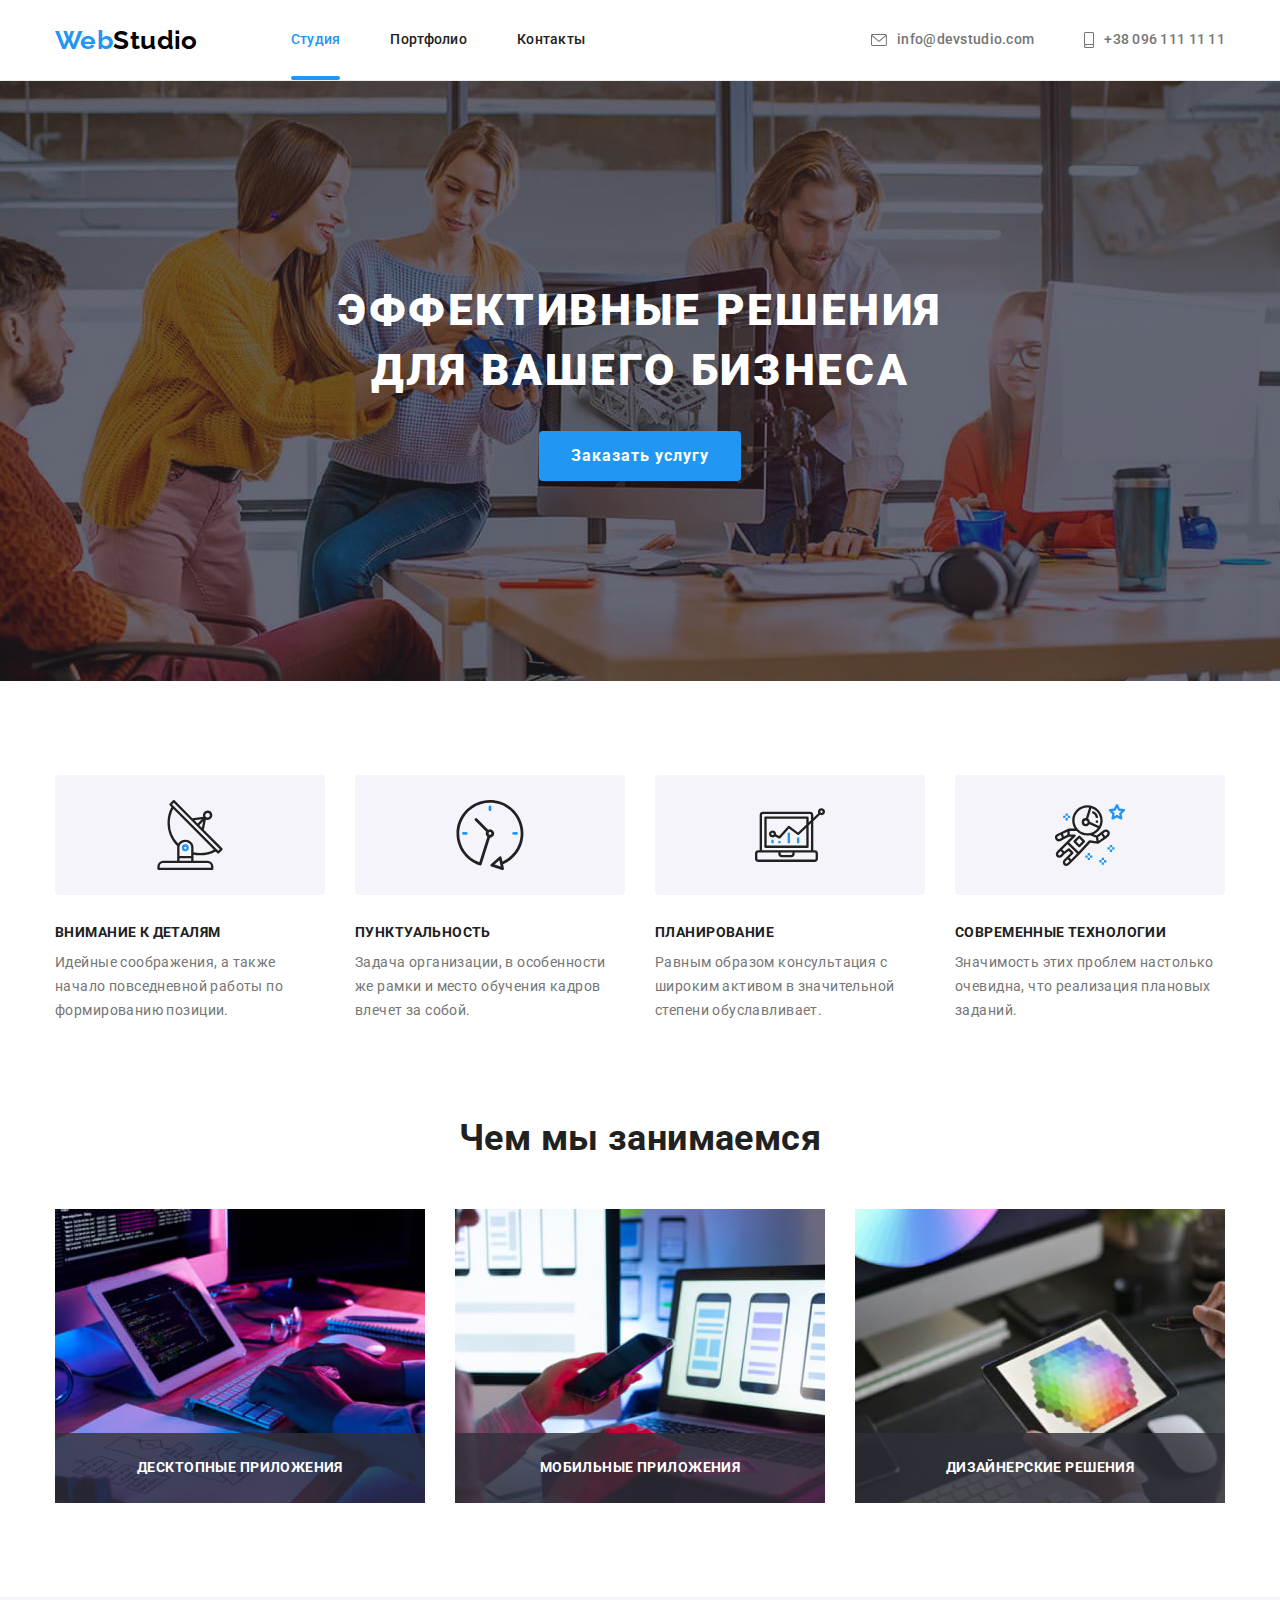
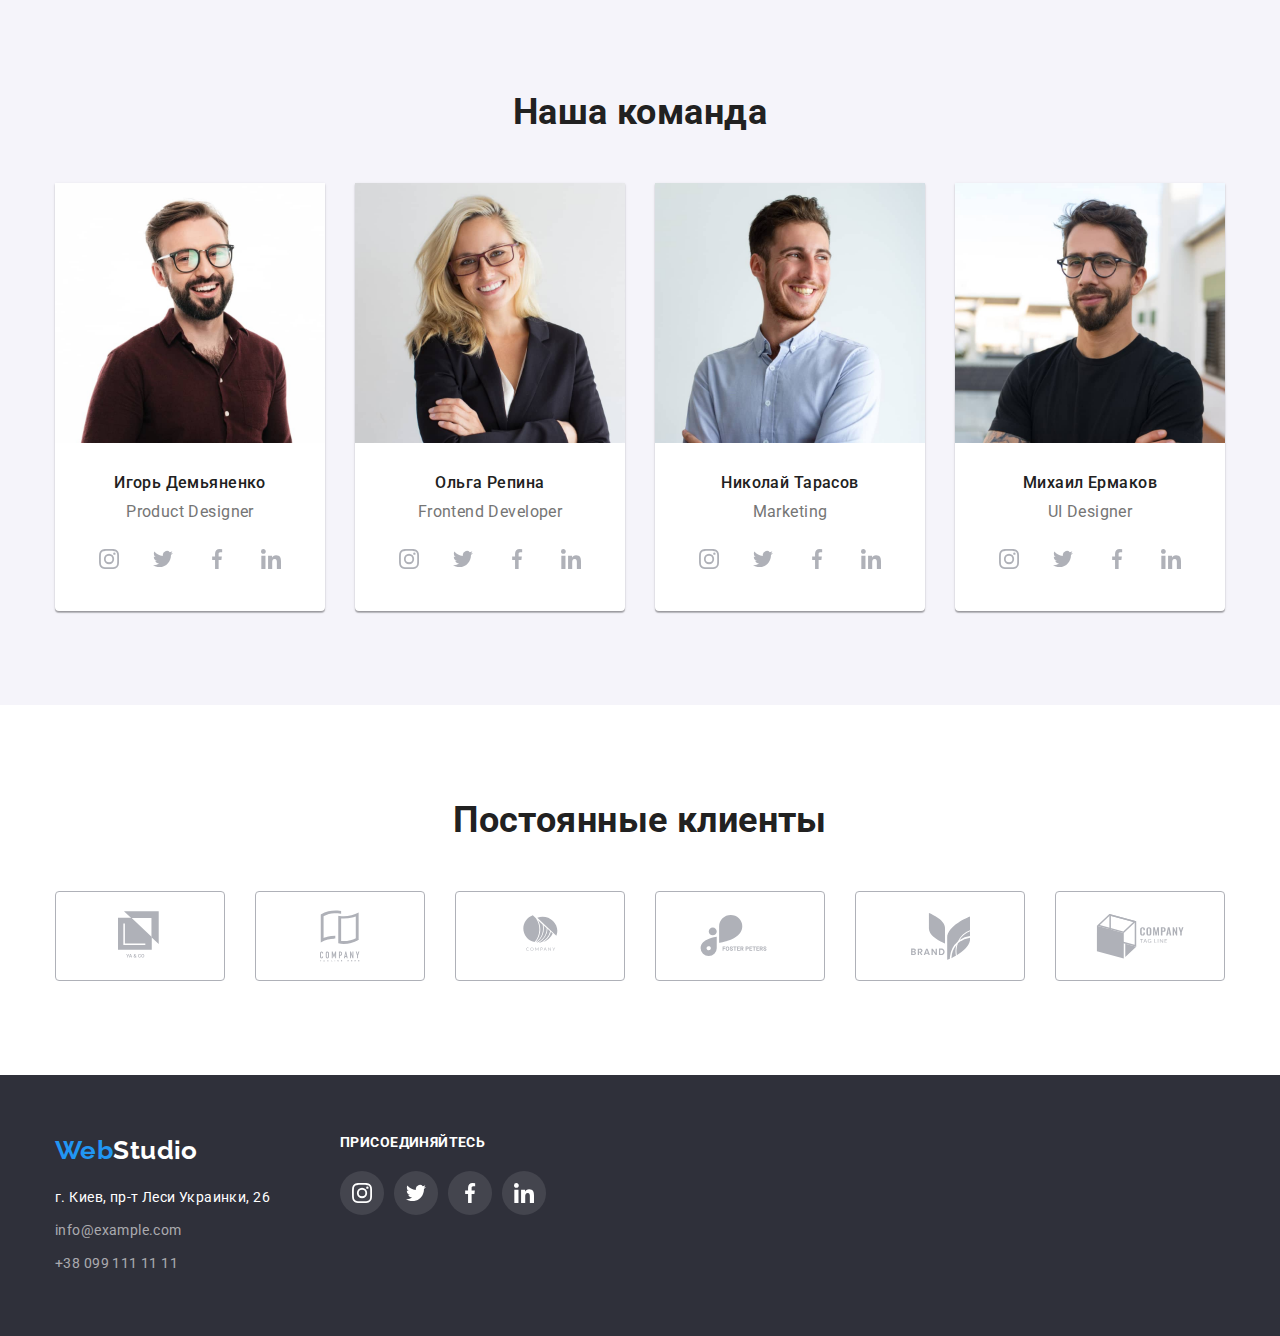
<file: index.html>
<!DOCTYPE html>
<html lang="ru">
  <head>
    <meta charset="UTF-8" />
    <meta name="viewport" content="width=device-width, initial-scale=1.0" />
    <title>Студия</title>
    <link rel="preconnect" href="https://fonts.gstatic.com" />
    <link
      href="https://fonts.googleapis.com/css2?family=Raleway:wght@700&family=Roboto:wght@400;500;700;900&display=swap"
      rel="stylesheet"
    />
    <link
      rel="stylesheet"
      href="https://cdnjs.cloudflare.com/ajax/libs/modern-normalize/1.0.0/modern-normalize.min.css"
    />
    <link rel="stylesheet" href="./css/styles.css" />
  </head>

  <body>
    <!----------------------------Шапка сайта---------------------------------------->
    <header class="section">
      <div class="container main-nav">
        <a href="/index.html" class="logo"
          >Web<span class="header">Studio</span>
        </a>

        <!--------------------------Меню навигации------------------------------------>
        <nav>
          <ul class="nav-list list">
            <li class="nav-item">
              <a href="./index.html" class="nav-link current">Студия</a>
            </li>
            <li class="nav-item">
              <a href="./portfolio.html" class="nav-link">Портфолио</a>
            </li>
            <li class="nav-item">
              <a href="" class="nav-link">Контакты</a>
            </li>
          </ul>
        </nav>

        <!------------------------------Контакты------------------------------------->
        <ul class="contacts-list list">
          <li class="contacts-item">
            <a class="contacts-link" href="mailto:info@devstudio.com">
              <svg class="contact-icon" width="16" height="12">
                <use href="./images/icons.svg#icon-envelope"></use>
              </svg>
              info@devstudio.com
            </a>
          </li>

          <li class="contacts-item">
            <a class="contacts-link" href="tel:+380961111111">
              <svg class="contact-icon" width="10" height="16">
                <use href="./images/icons.svg#icon-smartphone"></use>
              </svg>
              +38 096 111 11 11
            </a>
          </li>
        </ul>
      </div>
    </header>

    <main>
      <!-------------------------------Герой--------------------------------------->
      <section class="hero section">
        <h1 class="hero-title">Эффективные решения<br />для вашего бизнеса</h1>
        <button class="button primary" type="button" data-modal-open>
          Заказать услугу
        </button>
      </section>

      <!------------------------Особенности компании------------------------------->
      <section class="feature section">
        <div class="container">
          <h2 class="visually-hidden">Особенности компании</h2>

          <ul class="feature-list section-list list">
            <li class="feature-item">
              <div class="feature-icon-wrapper">
                <svg class="feature-icon">
                  <use href="./images/icons.svg#icon-antenna"></use>
                </svg>
              </div>

              <h3 class="feature-title section-subtitle">Внимание к деталям</h3>

              <p class="section-text">
                Идейные соображения, а также начало повседневной работы по
                формированию позиции.
              </p>
            </li>

            <li class="feature-item">
              <div class="feature-icon-wrapper">
                <svg class="feature-icon">
                  <use href="./images/icons.svg#icon-clock"></use>
                </svg>
              </div>

              <h3 class="feature-title section-subtitle">Пунктуальность</h3>

              <p class="section-text">
                Задача организации, в особенности же рамки и место обучения
                кадров влечет за собой.
              </p>
            </li>

            <li class="feature-item">
              <div class="feature-icon-wrapper">
                <svg class="feature-icon">
                  <use href="./images/icons.svg#icon-diagram"></use>
                </svg>
              </div>

              <h3 class="feature-title section-subtitle">Планирование</h3>

              <p class="section-text">
                Равным образом консультация с широким активом в значительной
                степени обуславливает.
              </p>
            </li>

            <li class="feature-item">
              <div class="feature-icon-wrapper">
                <svg class="feature-icon">
                  <use href="./images/icons.svg#icon-astronaut"></use>
                </svg>
              </div>

              <h3 class="feature-title section-subtitle">
                Современные технологии
              </h3>

              <p class="section-text">
                Значимость этих проблем настолько очевидна, что реализация
                плановых заданий.
              </p>
            </li>
          </ul>
        </div>
      </section>

      <!----------------------------Виды услуг------------------------------------->
      <section class="service section">
        <div class="container">
          <h2 class="section-title">Чем мы занимаемся</h2>

          <ul class="service-list section-list list">
            <li class="service-item">
              <img
                src="./images/img1.jpg"
                alt="человек занимается веб разработкой"
                width="370"
              />
              <div class="service-label">
                <p class="service-text section-text">Десктопные приложения</p>
              </div>
            </li>
            <li class="service-item">
              <img
                src="./images/img2.jpg"
                alt="человек занимается разработкой мобильных приложений"
                width="370"
              />
              <div class="service-label">
                <p class="service-text section-text">Мобильные приложения</p>
              </div>
            </li>
            <li class="service-item">
              <img
                src="./images/img3.jpg"
                alt="человек занимается созданием дизайнов"
                width="370"
              />
              <div class="service-label">
                <p class="service-text section-text">Дизайнерские решения</p>
              </div>
            </li>
          </ul>
        </div>
      </section>

      <!----------------------------Наша команда------------------------------------>
      <section class="team section">
        <div class="container team">
          <h2 class="section-title">Наша команда</h2>

          <ul class="team-list section-list list">
            <li class="team-item">
              <img
                src="./images/team1.jpg"
                alt="молодой мужчина в коричневой рубашке и очках"
                width="270"
                class="photo"
              />
              <h3 class="team-mem-title section-subtitle">Игорь Демьяненко</h3>
              <p class="team-text section-text" lang="en">Product Designer</p>
              <ul class="social-list list">
                <li class="social-item">
                  <a href="" class="social-link">
                    <svg class="social-icon">
                      <use href="./images/icons.svg#icon-instagram"></use>
                    </svg>
                  </a>
                </li>

                <li class="social-item">
                  <a href="" class="social-link">
                    <svg class="social-icon">
                      <use href="./images/icons.svg#icon-twitter"></use>
                    </svg>
                  </a>
                </li>

                <li class="social-item">
                  <a href="" class="social-link">
                    <svg class="social-icon">
                      <use href="./images/icons.svg#icon-facebook"></use>
                    </svg>
                  </a>
                </li>

                <li class="social-item">
                  <a href="" class="social-link">
                    <svg class="social-icon">
                      <use href="./images/icons.svg#icon-linkedin"></use>
                    </svg>
                  </a>
                </li>
              </ul>
            </li>

            <li class="team-item">
              <img
                src="./images/team2.jpg"
                alt="молодая девушка со светлыми волосами в очках"
                width="270"
                class="photo"
              />
              <h3 class="team-mem-title section-subtitle">Ольга Репина</h3>
              <p class="team-text section-text" lang="en">Frontend Developer</p>
              <ul class="social-list list">
                <li class="social-item">
                  <a href="" class="social-link">
                    <svg class="social-icon">
                      <use href="./images/icons.svg#icon-instagram"></use>
                    </svg>
                  </a>
                </li>

                <li class="social-item">
                  <a href="" class="social-link">
                    <svg class="social-icon">
                      <use href="./images/icons.svg#icon-twitter"></use>
                    </svg>
                  </a>
                </li>

                <li class="social-item">
                  <a href="" class="social-link">
                    <svg class="social-icon">
                      <use href="./images/icons.svg#icon-facebook"></use>
                    </svg>
                  </a>
                </li>

                <li class="social-item">
                  <a href="" class="social-link">
                    <svg class="social-icon">
                      <use href="./images/icons.svg#icon-linkedin"></use>
                    </svg>
                  </a>
                </li>
              </ul>
            </li>

            <li class="team-item">
              <img
                src="./images/team3.jpg"
                alt="молодой мужчина в светлой рубашке"
                width="270"
                class="photo"
              />
              <h3 class="team-mem-title section-subtitle">Николай Тарасов</h3>
              <p class="team-text section-text" lang="en">Marketing</p>
              <ul class="social-list list">
                <li class="social-item">
                  <a href="" class="social-link">
                    <svg class="social-icon">
                      <use href="./images/icons.svg#icon-instagram"></use>
                    </svg>
                  </a>
                </li>

                <li class="social-item">
                  <a href="" class="social-link">
                    <svg class="social-icon">
                      <use href="./images/icons.svg#icon-twitter"></use>
                    </svg>
                  </a>
                </li>

                <li class="social-item">
                  <a href="" class="social-link">
                    <svg class="social-icon">
                      <use href="./images/icons.svg#icon-facebook"></use>
                    </svg>
                  </a>
                </li>

                <li class="social-item">
                  <a href="" class="social-link">
                    <svg class="social-icon">
                      <use href="./images/icons.svg#icon-linkedin"></use>
                    </svg>
                  </a>
                </li>
              </ul>
            </li>

            <li class="team-item">
              <img
                src="./images/team4.jpg"
                alt="молодой мужчина в черной футболке и очках"
                width="270"
                class="photo"
              />
              <h3 class="team-mem-title section-subtitle">Михаил Ермаков</h3>
              <p class="team-text section-text" lang="en">UI Designer</p>
              <ul class="social-list list">
                <li class="social-item">
                  <a href="" class="social-link">
                    <svg class="social-icon">
                      <use href="./images/icons.svg#icon-instagram"></use>
                    </svg>
                  </a>
                </li>

                <li class="social-item">
                  <a href="" class="social-link">
                    <svg class="social-icon">
                      <use href="./images/icons.svg#icon-twitter"></use>
                    </svg>
                  </a>
                </li>

                <li class="social-item">
                  <a href="" class="social-link">
                    <svg class="social-icon">
                      <use href="./images/icons.svg#icon-facebook"></use>
                    </svg>
                  </a>
                </li>

                <li class="social-item">
                  <a href="" class="social-link">
                    <svg class="social-icon">
                      <use href="./images/icons.svg#icon-linkedin"></use>
                    </svg>
                  </a>
                </li>
              </ul>
            </li>
          </ul>
        </div>
      </section>

      <!------------------------------Постоянные клиенты------------------------------>
      <section class="clients section">
        <div class="container">
          <h2 class="clients-title section-title">Постоянные клиенты</h2>

          <ul class="clients-list section-list list">
            <li class="clients-item">
              <a href="" class="client-link">
                <svg class="client-icon" width="45" height="50">
                  <use href="./images/icons.svg#icon-logo-1"></use>
                </svg>
              </a>
            </li>

            <li class="clients-item">
              <a href="" class="client-link">
                <svg class="client-icon" width="40" height="52">
                  <use href="./images/icons.svg#icon-logo-2"></use>
                </svg>
              </a>
            </li>

            <li class="clients-item">
              <a href="" class="client-link">
                <svg class="client-icon" width="41" height="43">
                  <use href="./images/icons.svg#icon-logo-3"></use>
                </svg>
              </a>
            </li>

            <li class="clients-item">
              <a href="" class="client-link">
                <svg class="client-icon" width="80" height="42">
                  <use href="./images/icons.svg#icon-logo-4"></use>
                </svg>
              </a>
            </li>

            <li class="clients-item">
              <a href="" class="client-link">
                <svg class="client-icon" width="59" height="47">
                  <use href="./images/icons.svg#icon-logo-5"></use>
                </svg>
              </a>
            </li>

            <li class="clients-item">
              <a href="" class="client-link">
                <svg class="client-icon" width="89" height="45">
                  <use href="./images/icons.svg#icon-logo-6"></use>
                </svg>
              </a>
            </li>
          </ul>
        </div>
      </section>
    </main>

    <!----------------------------Подвал сайта-------------------------------------->
    <footer class="section footer">
      <div class="container footer">
        <div class="adress-footer-wrapper">
          <a href="/index.html" class="logo footer"
            >Web<span class="footer">Studio</span>
          </a>

          <address>
            <span class="address">г. Киев, пр-т Леси Украинки, 26<br /></span>

            <ul class="contacts-list footer list">
              <li class="contacts-item footer">
                <a class="contacts-link footer" href="mailto:info@example.com"
                  >info@example.com</a
                >
              </li>
              <li class="contacts-item footer">
                <a class="contacts-link footer" href="tel:+380991111111"
                  >+38 099 111 11 11</a
                >
              </li>
            </ul>
          </address>
        </div>

        <div class="social-footer-wrapper">
          <p class="section-text footer">присоединяйтесь</p>

          <ul class="social-list footer list">
            <li class="social-item footer">
              <a href="" class="social-link footer">
                <svg class="social-icon footer">
                  <use href="./images/icons.svg#icon-instagram-f"></use>
                </svg>
              </a>
            </li>

            <li class="social-item footer">
              <a href="" class="social-link footer">
                <svg class="social-icon footer">
                  <use href="./images/icons.svg#icon-twitter-f"></use>
                </svg>
              </a>
            </li>

            <li class="social-item footer">
              <a href="" class="social-link footer">
                <svg class="social-icon footer">
                  <use href="./images/icons.svg#icon-facebook-f"></use>
                </svg>
              </a>
            </li>

            <li class="social-item footer">
              <a href="" class="social-link footer">
                <svg class="social-icon footer">
                  <use href="./images/icons.svg#icon-linkedin-f"></use>
                </svg>
              </a>
            </li>
          </ul>
        </div>
      </div>
    </footer>

    <!----------------------------Модальное окно------------------------------------>
    <div class="backdrop is-hidden" data-modal>
      <div class="modal">
        <button class="button-close" type="button" data-modal-close>
          <svg class="close-icon" height="11" width="11">
            <use href="./images/icons.svg#icon-close-icon"></use>
          </svg>
        </button>
      </div>
    </div>

    <script src="./js/modal.js"></script>
  </body>
</html>
</file>
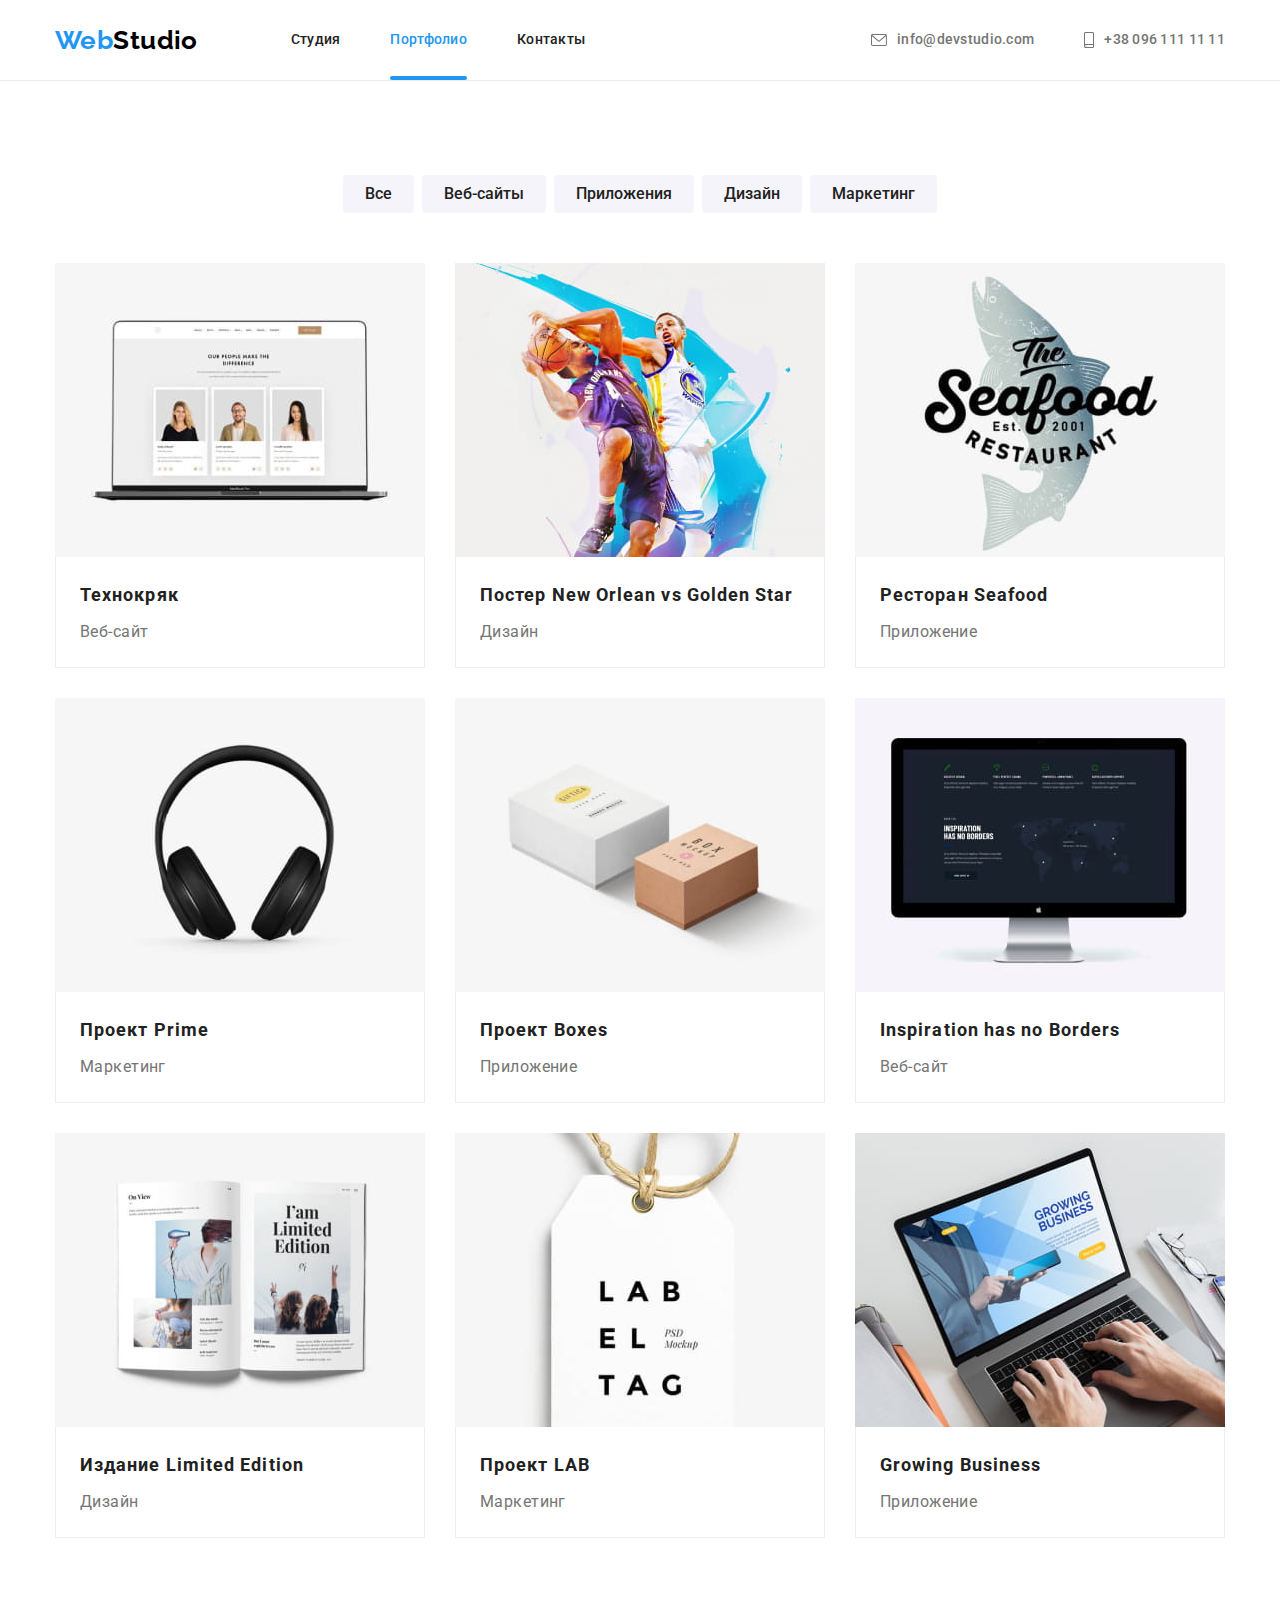
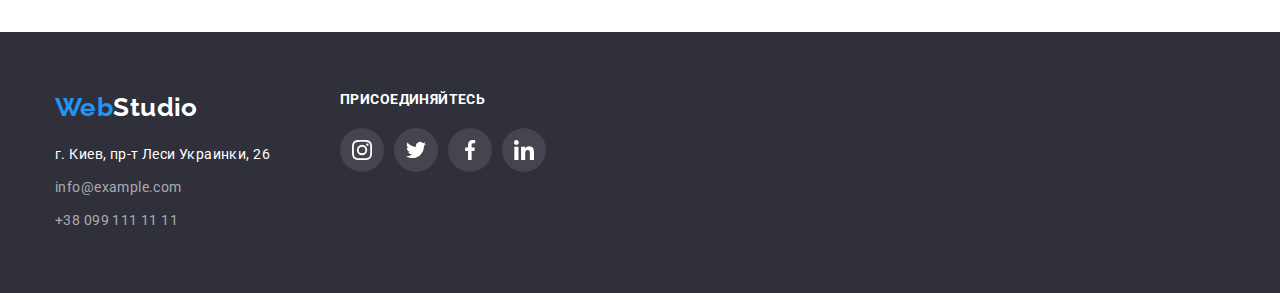
<file: portfolio.html>
<!DOCTYPE html>
<html lang="ru">
  <head>
    <meta charset="UTF-8" />
    <meta name="viewport" content="width=device-width, initial-scale=1.0" />
    <title>Портфолио</title>
    <link rel="preconnect" href="https://fonts.gstatic.com" />
    <link
      href="https://fonts.googleapis.com/css2?family=Raleway:wght@700&family=Roboto:wght@400;500;700;900&display=swap"
      rel="stylesheet"
    />
    <link
      rel="stylesheet"
      href="https://cdnjs.cloudflare.com/ajax/libs/modern-normalize/1.0.0/modern-normalize.min.css"
    />
    <link rel="stylesheet" href="./css/styles.css" />
  </head>

  <body>
    <!-----------------------------Шапка сайта-------------------------------------->
    <header>
      <div class="container main-nav">
        <a href="/index.html" class="logo"
          >Web<span class="header">Studio</span>
        </a>

        <!--------------------------Меню навигации------------------------------------>
        <nav>
          <ul class="nav-list list">
            <li class="nav-item">
              <a class="nav-link" href="./index.html">Студия</a>
            </li>
            <li class="nav-item">
              <a class="nav-link current" href="./portfolio.html">Портфолио</a>
            </li>
            <li class="nav-item">
              <a class="nav-link" href="">Контакты</a>
            </li>
          </ul>
        </nav>

        <!------------------------------Контакты------------------------------------->
        <ul class="contacts-list list">
          <li class="contacts-item">
            <a class="contacts-link" href="mailto:info@devstudio.com">
              <svg class="contact-icon" width="16" height="12">
                <use href="./images/icons.svg#icon-envelope"></use>
              </svg>
              info@devstudio.com
            </a>
          </li>

          <li class="contacts-item">
            <a class="contacts-link" href="tel:+380961111111">
              <svg class="contact-icon" width="10" height="16">
                <use href="./images/icons.svg#icon-smartphone"></use>
              </svg>
              +38 096 111 11 11
            </a>
          </li>
        </ul>
      </div>
    </header>

    <main>
      <!---------------------------Секция портфолио-------------------------------->
      <h1 class="visually-hidden">Портфолио</h1>

      <section class="project section">
        <div class="container">
          <!-- Фильтры -->
          <ul class="filters-list list">
            <li class="filter-items">
              <button class="button" type="button">Все</button>
            </li>
            <li class="filter-items">
              <button class="button" type="button">Веб-сайты</button>
            </li>
            <li class="filter-items">
              <button class="button" type="button">Приложения</button>
            </li>
            <li class="filter-items">
              <button class="button" type="button">Дизайн</button>
            </li>
            <li class="filter-items">
              <button class="button" type="button">Маркетинг</button>
            </li>
          </ul>

          <!-- Проекты -->
          <h2 hidden>Проекты</h2>
          <ul class="project-list section-list list">
            <li class="project-item">
              <a class="project-link" href="#">
                <div class="project-photo">
                  <img
                    src="./images/project1.jpg"
                    alt="Ноутбук, на котором открыт веб-сайт"
                    width="370"
                  />
                  <div class="overlay">
                    <p class="text section-text">
                      Технокряк это современная площадка распространения
                      коронавируса. Компании используют эту платформу для
                      цифрового шпионажа и атак на защищённые сервера
                      конкурентов.
                    </p>
                  </div>
                </div>
                <div class="project-description">
                  <h3 class="project-title section-subtitle">Технокряк</h3>
                  <p class="project-text section-text">Веб-сайт</p>
                </div>
              </a>
            </li>

            <li class="project-item">
              <a class="project-link" href="#">
                <div class="project-photo">
                  <img
                    src="./images/project2.jpg"
                    alt="Игроки двух баскетбольных команд"
                    width="370"
                  />
                  <div class="overlay">
                    <p class="text section-text">
                      Технокряк это современная площадка распространения
                      коронавируса. Компании используют эту платформу для
                      цифрового шпионажа и атак на защищённые сервера
                      конкурентов.
                    </p>
                  </div>
                </div>
                <div class="project-description">
                  <h3 class="project-title section-subtitle">
                    Постер <span lang="en">New Orlean vs Golden Star</span>
                  </h3>
                  <p class="project-text section-text">Дизайн</p>
                </div>
              </a>
            </li>

            <li class="project-item">
              <a class="project-link" href="#">
                <div class="project-photo">
                  <img
                    src="./images/project3.jpg"
                    alt="Логотип ресторана, в виде рыбы"
                    width="370"
                  />
                  <div class="overlay">
                    <p class="text section-text">
                      Технокряк это современная площадка распространения
                      коронавируса. Компании используют эту платформу для
                      цифрового шпионажа и атак на защищённые сервера
                      конкурентов.
                    </p>
                  </div>
                </div>
                <div class="project-description">
                  <h3 class="project-title section-subtitle">
                    Ресторан <span lang="en">Seafood</span>
                  </h3>
                  <p class="project-text section-text">Приложение</p>
                </div>
              </a>
            </li>

            <li class="project-item">
              <a class="project-link" href="#">
                <div class="project-photo">
                  <img
                    src="./images/project4.jpg"
                    alt="Большие наушники черного цвета"
                    width="370"
                  />
                  <div class="overlay">
                    <p class="text section-text">
                      Технокряк это современная площадка распространения
                      коронавируса. Компании используют эту платформу для
                      цифрового шпионажа и атак на защищённые сервера
                      конкурентов.
                    </p>
                  </div>
                </div>
                <div class="project-description">
                  <h3 class="project-title section-subtitle">
                    Проект <span lang="en">Prime</span>
                  </h3>
                  <p class="project-text section-text">Маркетинг</p>
                </div>
              </a>
            </li>

            <li class="project-item">
              <a class="project-link" href="#">
                <div class="project-photo">
                  <img
                    src="./images/project5.jpg"
                    alt="Две коробки. Белая и бежевая."
                    width="370"
                  />
                  <div class="overlay">
                    <p class="text section-text">
                      Технокряк это современная площадка распространения
                      коронавируса. Компании используют эту платформу для
                      цифрового шпионажа и атак на защищённые сервера
                      конкурентов.
                    </p>
                  </div>
                </div>
                <div class="project-description">
                  <h3 class="project-title section-subtitle">
                    Проект <span lang="en">Boxes</span>
                  </h3>
                  <p class="project-text section-text">Приложение</p>
                </div>
              </a>
            </li>

            <li class="project-item">
              <a class="project-link" href="#">
                <div class="project-photo">
                  <img
                    src="./images/project6.jpg"
                    alt="Монитор, на котором открыт веб-сайт"
                    width="370"
                  />
                  <div class="overlay">
                    <p class="text section-text">
                      Технокряк это современная площадка распространения
                      коронавируса. Компании используют эту платформу для
                      цифрового шпионажа и атак на защищённые сервера
                      конкурентов.
                    </p>
                  </div>
                </div>
                <div class="project-description">
                  <h3 class="project-title section-subtitle" lang="en">
                    Inspiration has no Borders
                  </h3>
                  <p class="project-text section-text">Веб-сайт</p>
                </div>
              </a>
            </li>

            <li class="project-item">
              <a class="project-link" href="#">
                <div class="project-photo">
                  <img
                    src="./images/project7.jpg"
                    alt="Разворот журнала со статьями и красочными картинками"
                    width="370"
                  />
                  <div class="overlay">
                    <p class="text section-text">
                      Технокряк это современная площадка распространения
                      коронавируса. Компании используют эту платформу для
                      цифрового шпионажа и атак на защищённые сервера
                      конкурентов.
                    </p>
                  </div>
                </div>
                <div class="project-description">
                  <h3 class="project-title section-subtitle">
                    Издание <span lang="en">Limited Edition</span>
                  </h3>
                  <p class="project-text section-text">Дизайн</p>
                </div>
              </a>
            </li>

            <li class="project-item">
              <a class="project-link" href="#">
                <div class="project-photo">
                  <img
                    src="./images/project8.jpg"
                    alt="Ярлык с надписью Label Tag"
                    width="370"
                  />
                  <div class="overlay">
                    <p class="text section-text">
                      Технокряк это современная площадка распространения
                      коронавируса. Компании используют эту платформу для
                      цифрового шпионажа и атак на защищённые сервера
                      конкурентов.
                    </p>
                  </div>
                </div>
                <div class="project-description">
                  <h3 class="project-title section-subtitle">
                    Проект <span lang="en">LAB</span>
                  </h3>
                  <p class="project-text section-text">Маркетинг</p>
                </div>
              </a>
            </li>

            <li class="project-item">
              <a class="project-link" href="#">
                <div class="project-photo">
                  <img
                    src="./images/project9.jpg"
                    alt="Человек печатает на клавиатуре ноутбука"
                    width="370"
                  />
                  <div class="overlay">
                    <p class="text section-text">
                      Технокряк это современная площадка распространения
                      коронавируса. Компании используют эту платформу для
                      цифрового шпионажа и атак на защищённые сервера
                      конкурентов.
                    </p>
                  </div>
                </div>
                <div class="project-description">
                  <h3 class="project-title section-subtitle" lang="en">
                    Growing Business
                  </h3>
                  <p class="project-text section-text">Приложение</p>
                </div>
              </a>
            </li>
          </ul>
        </div>
      </section>
    </main>

    <!----------------------------Подвал сайта-------------------------------------->
    <footer class="section footer">
      <div class="container footer">
        <div class="adress-footer-wrapper">
          <a href="/index.html" class="logo footer"
            >Web<span class="footer">Studio</span>
          </a>

          <address>
            <span class="address">г. Киев, пр-т Леси Украинки, 26<br /></span>

            <ul class="contacts-list footer list">
              <li class="contacts-item footer">
                <a class="contacts-link footer" href="mailto:info@example.com"
                  >info@example.com</a
                >
              </li>
              <li class="contacts-item footer">
                <a class="contacts-link footer" href="tel:+380991111111"
                  >+38 099 111 11 11</a
                >
              </li>
            </ul>
          </address>
        </div>

        <div class="social-footer-wrapper">
          <p class="section-text footer">присоединяйтесь</p>

          <ul class="social-list footer list">
            <li class="social-item footer">
              <a href="" class="social-link footer">
                <svg class="social-icon footer">
                  <use href="./images/icons.svg#icon-instagram-f"></use>
                </svg>
              </a>
            </li>

            <li class="social-item footer">
              <a href="" class="social-link footer">
                <svg class="social-icon footer">
                  <use href="./images/icons.svg#icon-twitter-f"></use>
                </svg>
              </a>
            </li>

            <li class="social-item footer">
              <a href="" class="social-link footer">
                <svg class="social-icon footer">
                  <use href="./images/icons.svg#icon-facebook-f"></use>
                </svg>
              </a>
            </li>

            <li class="social-item footer">
              <a href="" class="social-link footer">
                <svg class="social-icon footer">
                  <use href="./images/icons.svg#icon-linkedin-f"></use>
                </svg>
              </a>
            </li>
          </ul>
        </div>
      </div>
    </footer>
  </body>
</html>
</file>
<file: css/styles.css>
/*----------------Основные стили-----------------*/
:root {
  --primary-text-color: #757575;
  --title-text-color: #212121;
  --accent-color: #2196f3;
  --primary-bcg-color: #ffffff;
  --secondary-bcg-color: #f5f4fa;
  --footer-bcg-color: #2f303a;
  --secondary-logo-color: #000000;
  --hero-bcg-color: #c4c4c4;
  --white-color: #ffffff;
  --icon-color: #afb1b8;
  --project-overlay-background: rgba(33, 150, 243, 0.9);
  --primary-duration: 250ms;
  --timing-function: cubic-bezier(0.4, 0, 0.2, 1);
}

body {
  background-color: var(--primary-bcg-color);
  color: var(--primary-text-color);

  font-family: Roboto, sans-serif;
  font-size: 14px;
  line-height: 1.71;
  letter-spacing: 0.03em;
}

header {
  border-bottom: 1px solid #ececec;
}

img {
  display: block;
  max-width: 100%;
  height: auto;
}

a:active,
a:focus {
  outline: none;
}

button:active,
button:focus {
  outline: none;
}

.list {
  padding: 0;
  margin: 0;
  list-style: none;
}

.container {
  width: 1200px;
  padding: 0 15px;
  margin-left: auto;
  margin-right: auto;
}

.visually-hidden {
  position: absolute;
  clip: rect(0 0 0 0);
  width: 1px;
  height: 1px;
  margin: -1px;
}

/*------------------Шапка сайта----------------*/

.logo {
  color: var(--accent-color);

  font-family: Raleway, sans-serif;
  font-weight: 700;
  font-size: 26px;
  line-height: 1.19;
  text-decoration: none;
}

.logo .header {
  color: var(--secondary-logo-color);

  padding-top: 32px;
  padding-bottom: 32px;
}

/* Меню навигации */
.container.main-nav {
  display: flex;
  align-items: center;
}

.nav-list {
  display: flex;
  margin-left: 93px;
}

.nav-item:not(:first-child) {
  margin-left: 50px;
}

.nav-link {
  position: relative;
  display: block;
  padding-top: 32px;
  padding-bottom: 32px;

  color: var(--title-text-color);

  font-weight: 500;
  line-height: 1.14;
  letter-spacing: 0.02em;
  text-decoration: none;

  transition: color var(--primary-duration) var(--timing-function);
}

.nav-link:hover,
.nav-link:focus {
  color: var(--accent-color);
}

.nav-link.current {
  color: var(--accent-color);
}

.nav-link::after {
  content: '';

  position: absolute;
  bottom: 0;
  left: 0;
  display: inline-block;
  width: 100%;
  height: 4px;

  background-color: var(--accent-color);

  border-radius: 2px;

  transform: scaleX(0);
  transition: transform var(--primary-duration) var(--timing-function);
}

.current.nav-link::after,
.nav-link:focus::after,
.nav-link:hover::after {
  transform: scaleX(1);
}

/* Контакты */
.contacts-list {
  display: flex;
  margin-left: auto;
}

.contacts-item:nth-child(2) {
  margin-left: 50px;
}

.contacts-link {
  display: flex;
  align-items: center;
  padding-top: 32px;
  padding-bottom: 32px;

  color: var(--primary-text-color);

  font-style: normal;
  font-weight: 500;
  line-height: 1.14;
  letter-spacing: 0.02em;
  text-decoration: none;

  transition: color var(--primary-duration) var(--timing-function);
}

.contacts-link:hover,
.contacts-link:focus {
  color: var(--accent-color);
}

.contact-icon {
  margin-right: 10px;

  fill: currentColor;
}

/*------------Стили основного контента------------*/
.hero {
  padding: 200px 0;
  max-width: 1600px;
  height: 600px;
  margin-left: auto;
  margin-right: auto;

  background-color: var(--hero-bcg-color);
  background-image: linear-gradient(
      to right,
      rgba(47, 48, 58, 0.4),
      rgba(47, 48, 58, 0.4)
    ),
    url(../images/hero.jpg);
  background-repeat: no-repeat;
  background-position: center;
  background-size: cover;
  text-align: center;
}

.hero-title {
  margin-top: 0;
  margin-bottom: 30px;

  color: var(--white-color);

  font-weight: 900;
  font-size: 44px;
  line-height: 1.36;
  letter-spacing: 0.06em;
  text-transform: uppercase;
}

.button {
  cursor: pointer;

  display: inline-block;
  border-radius: 4px;
  border-width: 0;
  padding: 6px 22px;

  color: var(--title-text-color);
  background-color: var(--secondary-bcg-color);

  font-family: inherit;
  font-weight: 500;
  font-size: 16px;
  line-height: 1.63;
  text-align: center;

  transition: color var(--primary-duration) var(--timing-function),
    background-color var(--primary-duration) var(--timing-function),
    box-shadow var(--primary-duration) var(--timing-function);
}

.button:hover,
.button:focus {
  color: var(--white-color);
  background-color: var(--accent-color);
  box-shadow: 0px 3px 1px rgba(0, 0, 0, 0.1), 0px 1px 2px rgba(0, 0, 0, 0.08),
    0px 2px 2px rgba(0, 0, 0, 0.12);
}

.button.primary {
  padding: 10px 32px;

  color: var(--white-color);
  background-color: var(--accent-color);

  font-weight: 700;
  line-height: 1.88;
  align-items: center;
  letter-spacing: 0.06em;
}

.section-title {
  margin-top: 0;
  margin-bottom: 50px;

  color: var(--title-text-color);

  font-weight: 700;
  font-size: 36px;
  line-height: 1.17;
  text-align: center;
}

.section-list {
  display: flex;
}

.section-subtitle {
  margin-top: 0;
  margin-bottom: 10px;

  color: var(--title-text-color);

  font-weight: 700;
}

.section-text {
  margin-top: 0;
  margin-bottom: 0;
}

.feature {
  padding: 94px 0;
}

.feature-item {
  display: inline-flex;
  flex-direction: column;

  width: 270px;
}

.feature-item:not(:first-child) {
  margin-left: 30px;
}

.feature-icon-wrapper {
  display: flex;
  justify-content: center;
  align-items: center;

  height: 120px;

  background-color: var(--secondary-bcg-color);
  margin-bottom: 30px;
  border-radius: 4px;
}

.feature-icon {
  height: 70px;
  width: 70px;
}

.feature-title {
  font-size: 14px;
  line-height: 1.14;
  text-transform: uppercase;
}

.service {
  padding-bottom: 94px;
}

.service-list {
  justify-content: space-between;
}

.service-item {
  position: relative;
}

.service-label {
  position: absolute;
  left: 0;
  bottom: 0;

  display: flex;
  justify-content: center;
  align-items: center;

  width: 100%;
  height: 70px;
  background-color: rgba(47, 48, 58, 0.8);
}

.service-text {
  color: var(--white-color);

  font-weight: 700;
  line-height: 1.14;
  text-align: center;
  text-transform: uppercase;
}

.team.section {
  padding-top: 94px;
  padding-bottom: 94px;
  background-color: var(--secondary-bcg-color);
}

.team-item {
  padding-bottom: 30px;
  width: 270px;

  background-color: var(--primary-bcg-color);
  box-shadow: 0px 1px 3px rgba(0, 0, 0, 0.12), 0px 1px 1px rgba(0, 0, 0, 0.14),
    0px 2px 1px rgba(0, 0, 0, 0.2);
  border-radius: 0px 0px 4px 4px;
}

.team-item:not(:first-child) {
  margin-left: 30px;
}

.team-item .photo {
  margin-bottom: 30px;
}

.team-mem-title {
  font-weight: 500;
  font-size: 16px;
  line-height: 1.19;
  text-align: center;
}

.team-text {
  font-size: 16px;
  line-height: 1.19;
  text-align: center;
  margin-bottom: 16px;
}

.social-list {
  display: flex;
  justify-content: center;
}

.social-item:not(:first-child) {
  margin-left: 10px;
}

.social-link {
  display: inline-flex;
  justify-content: center;
  align-items: center;
  width: 44px;
  height: 44px;

  color: var(--icon-color);
  background-color: transparent;

  border-radius: 50%;

  transition: color var(--primary-duration) var(--timing-function),
    background-color var(--primary-duration) var(--timing-function);
}

.social-link:hover,
.social-link:focus {
  color: var(--white-color);
  background-color: var(--accent-color);
}

.social-icon {
  width: 20px;
  height: 20px;

  fill: currentColor;
}

.clients.section {
  padding: 94px 0;
}

.clients-list {
  display: flex;
  justify-content: space-between;
}

.client-link {
  display: inline-flex;
  justify-content: center;
  align-items: center;
  width: 170px;
  height: 90px;

  color: var(--icon-color);
  border: 1px solid var(--icon-color);
  box-sizing: border-box;
  border-radius: 4px;

  transition: color var(--primary-duration) var(--timing-function),
    border var(--primary-duration) var(--timing-function);
}

.client-link:hover,
.client-link:focus {
  color: var(--accent-color);
  border: 1px solid var(--accent-color);
}

.client-icon {
  fill: currentColor;
}

.project {
  padding-top: 94px;
  padding-bottom: 94px;
}

.filters-list {
  display: flex;
  align-items: flex-start;
  justify-content: center;
  margin-bottom: 50px;
}

.filter-items:not(:first-child) {
  margin-left: 8px;
}

.project-list {
  flex-wrap: wrap;
}

.project-item {
  margin-left: 30px;
  margin-bottom: 30px;
  width: 370px;

  background: var(--primary-bcg-color);
}

.project-item:nth-child(3n + 1) {
  margin-left: 0;
}

.project-item:nth-last-child(-n + 3) {
  margin-bottom: 0;
}

.project-link {
  display: block;
  text-decoration: none;

  transition: box-shadow var(--primary-duration) var(--timing-function);
}

.project-link:hover,
.project-link:focus {
  box-shadow: 0px 1px 1px rgba(0, 0, 0, 0.12), 0px 4px 4px rgba(0, 0, 0, 0.06),
    1px 4px 6px rgba(0, 0, 0, 0.16);
}

.project-link .overlay {
  transition: transform var(--primary-duration) var(--timing-function);
}

.project-link:focus .overlay,
.project-link:hover .overlay {
  transform: translateY(0);
}

.project-photo {
  position: relative;
  overflow: hidden;
}

.project-photo .overlay {
  position: absolute;

  top: 0;
  left: 0;
  width: 100%;
  height: 100%;
  padding: 63px 24px;

  background-color: var(--project-overlay-background);

  transform: translateY(100%);
}

.project-photo .text {
  color: var(--white-color);

  font-size: 18px;
  line-height: 1.56;
}

.project-description {
  padding: 20px 24px;

  border: 1px solid #eeeeee;
  border-top: none;
  box-sizing: border-box;
}

.project-title {
  margin-bottom: 4px;

  font-size: 18px;
  line-height: 2;
  letter-spacing: 0.06em;
}

.project-text {
  color: var(--primary-text-color);

  font-size: 16px;
  line-height: 1.88;
}

/*--------------- Подвал сайта ----------------------*/

footer {
  background-color: var(--footer-bcg-color);
}

.section.footer {
  padding: 60px 0;
}

.container.footer {
  display: flex;
}

.adress-footer-wrapper {
  display: inline-flex;
  flex-direction: column;
}

.logo.footer {
  display: inline-block;
  margin-bottom: 20px;
}

.logo .footer {
  color: var(--white-color);
}

.address {
  display: inline-block;
  margin-bottom: 9px;

  color: var(--white-color);

  font-style: normal;
}

.contacts-item.footer {
  margin-bottom: 9px;
}

.contacts-item.footer:nth-child(2) {
  margin-left: 0;
  margin-bottom: 0;
}

.contacts-list.footer {
  display: flex;
  flex-direction: column;
}

.contacts-link.footer {
  display: inline-block;
  padding-top: 0;
  padding-bottom: 0;

  color: rgba(255, 255, 255, 0.6);

  font-weight: inherit;
  line-height: 1.71;
  letter-spacing: inherit;
}

.section-text.footer {
  color: var(--white-color);

  font-weight: bold;
  line-height: 1.14;
  text-transform: uppercase;
}

.social-footer-wrapper {
  display: inline-flex;
  flex-direction: column;

  width: 206px;
  margin-left: 70px;
}

.section-text.footer {
  margin-bottom: 20px;
}

.social-list.footer {
  justify-content: space-between;
}

.social-link.footer {
  color: var(--white-color);
  background-color: rgba(255, 255, 255, 0.1);

  border-radius: 50%;

  transition: background-color var(--primary-duration) var(--timing-function);
}

.social-link.footer:hover,
.social-link.footer:focus {
  background-color: var(--accent-color);
}

.social-icon.footer {
  width: 20px;
  height: 20px;
  fill: currentColor;
}

.backdrop {
  position: fixed;
  top: 0;
  left: 0;
  width: 100%;
  height: 100%;

  background-color: rgba(0, 0, 0, 0.2);

  opacity: 1;
  transition: opacity var(--primary-duration) var(--timing-function);
}

.backdrop.is-hidden {
  opacity: 0;
  pointer-events: none;
}

.backdrop.is-hidden .modal {
  transform: translate(-50%, -50%) scale(1.1);
}

.modal {
  position: absolute;
  top: 50%;
  left: 50%;

  min-width: 528px;
  min-height: 581px;

  background-color: var(--primary-bcg-color);
  box-shadow: 0px 1px 3px rgba(0, 0, 0, 0.12), 0px 1px 1px rgba(0, 0, 0, 0.14),
    0px 2px 1px rgba(0, 0, 0, 0.2);
  border-radius: 4px;

  transform: translate(-50%, -50%) scale(1);
  transition: transform var(--primary-duration) var(--timing-function);
}

.button-close {
  position: absolute;
  top: 8px;
  right: 8px;
  width: 30px;
  height: 30px;
  margin: 0;
  padding: 0;

  display: flex;
  justify-content: center;
  align-items: center;

  border-radius: 50%;
  border: 1px solid rgba(0, 0, 0, 0.1);
  background: var(--primary-bcg-color);
  cursor: pointer;
}
</file>
